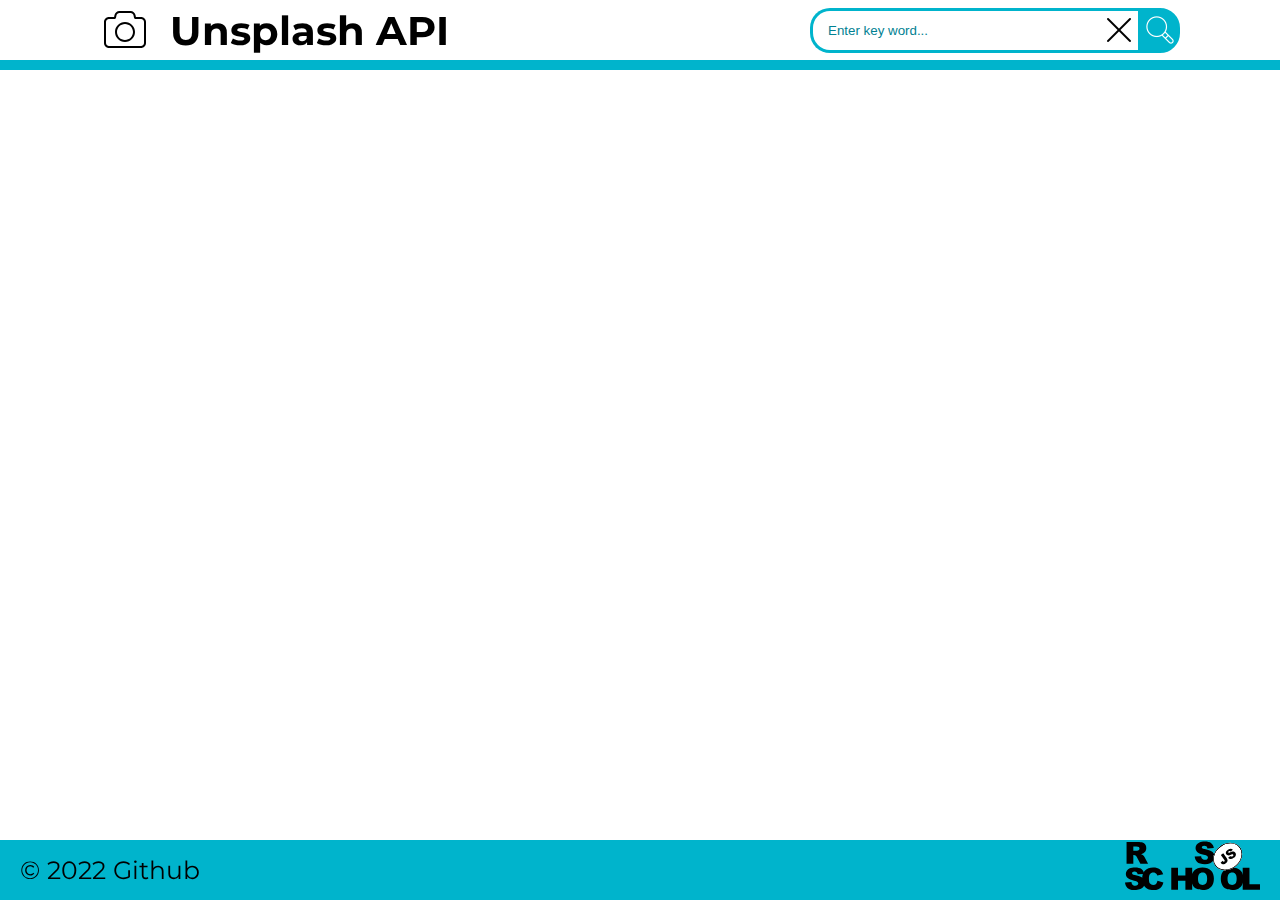
<file: image-galery/index.html>
<!DOCTYPE html>
<html lang="en">
<head>
    <meta charset="UTF-8">
    <meta http-equiv="X-UA-Compatible" content="IE=edge">
    <meta name="viewport" content="width=device-width, initial-scale=1.0">

    <link rel="preconnect" href="https://fonts.googleapis.com">
    <link rel="preconnect" href="https://fonts.gstatic.com" crossorigin>
    <link href="https://fonts.googleapis.com/css2?family=Be+Vietnam+Pro&family=Merriweather:wght@700&family=Montserrat&display=swap" rel="stylesheet">

    <link rel="stylesheet" href="style.css">
    <title>Image galery</title>
</head>
<body>

    <div class="wrapper">
        <header class="header">
            <div class="header-container">
                <div class="logo">
                    <h1 class="galery-name">Unsplash API</h1>
                </div>
                <div class="search">
                    <input type="text" class="search-input" placeholder="Enter key word..." autofocus>
                    <button class="cancel-button"></button>
                    <button class="search-button"></button>
                </div>
            </div>
        </header>

        <main class="main">
            <div class="container"></div>
        </main>
        <footer class="footer">
            <div class="footer-container">
                <div class="github">
                    <span class="year">© 2022</span>
                    <a class="github-link" href="https://github.com/Lebedev-023046">github</a>
                </div>
                <div class="rsschool">
                    <a class="rsschool-link" href="https://rs.school/js-stage0/"></a>
                </div>
            </div>
        </footer>
    </div>


    <script src="index.js"></script>
</body>
</html>
</file>
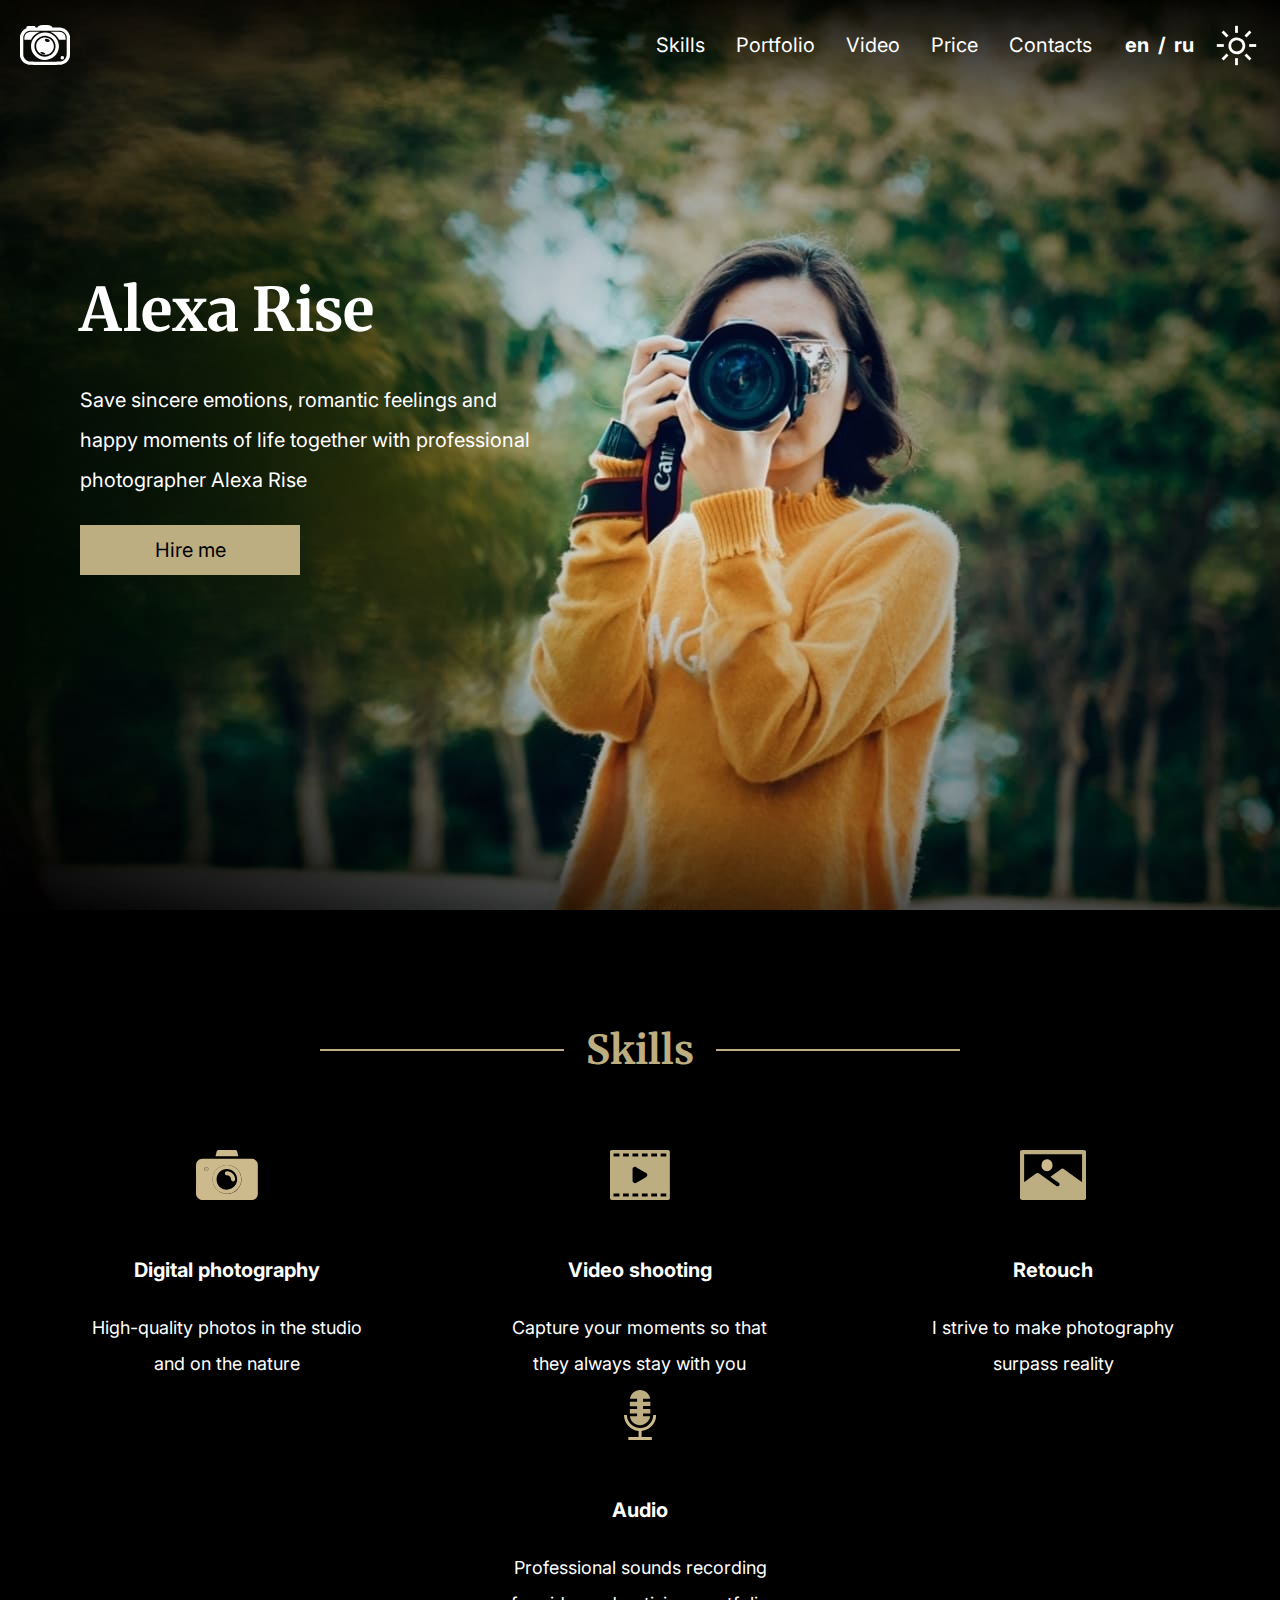
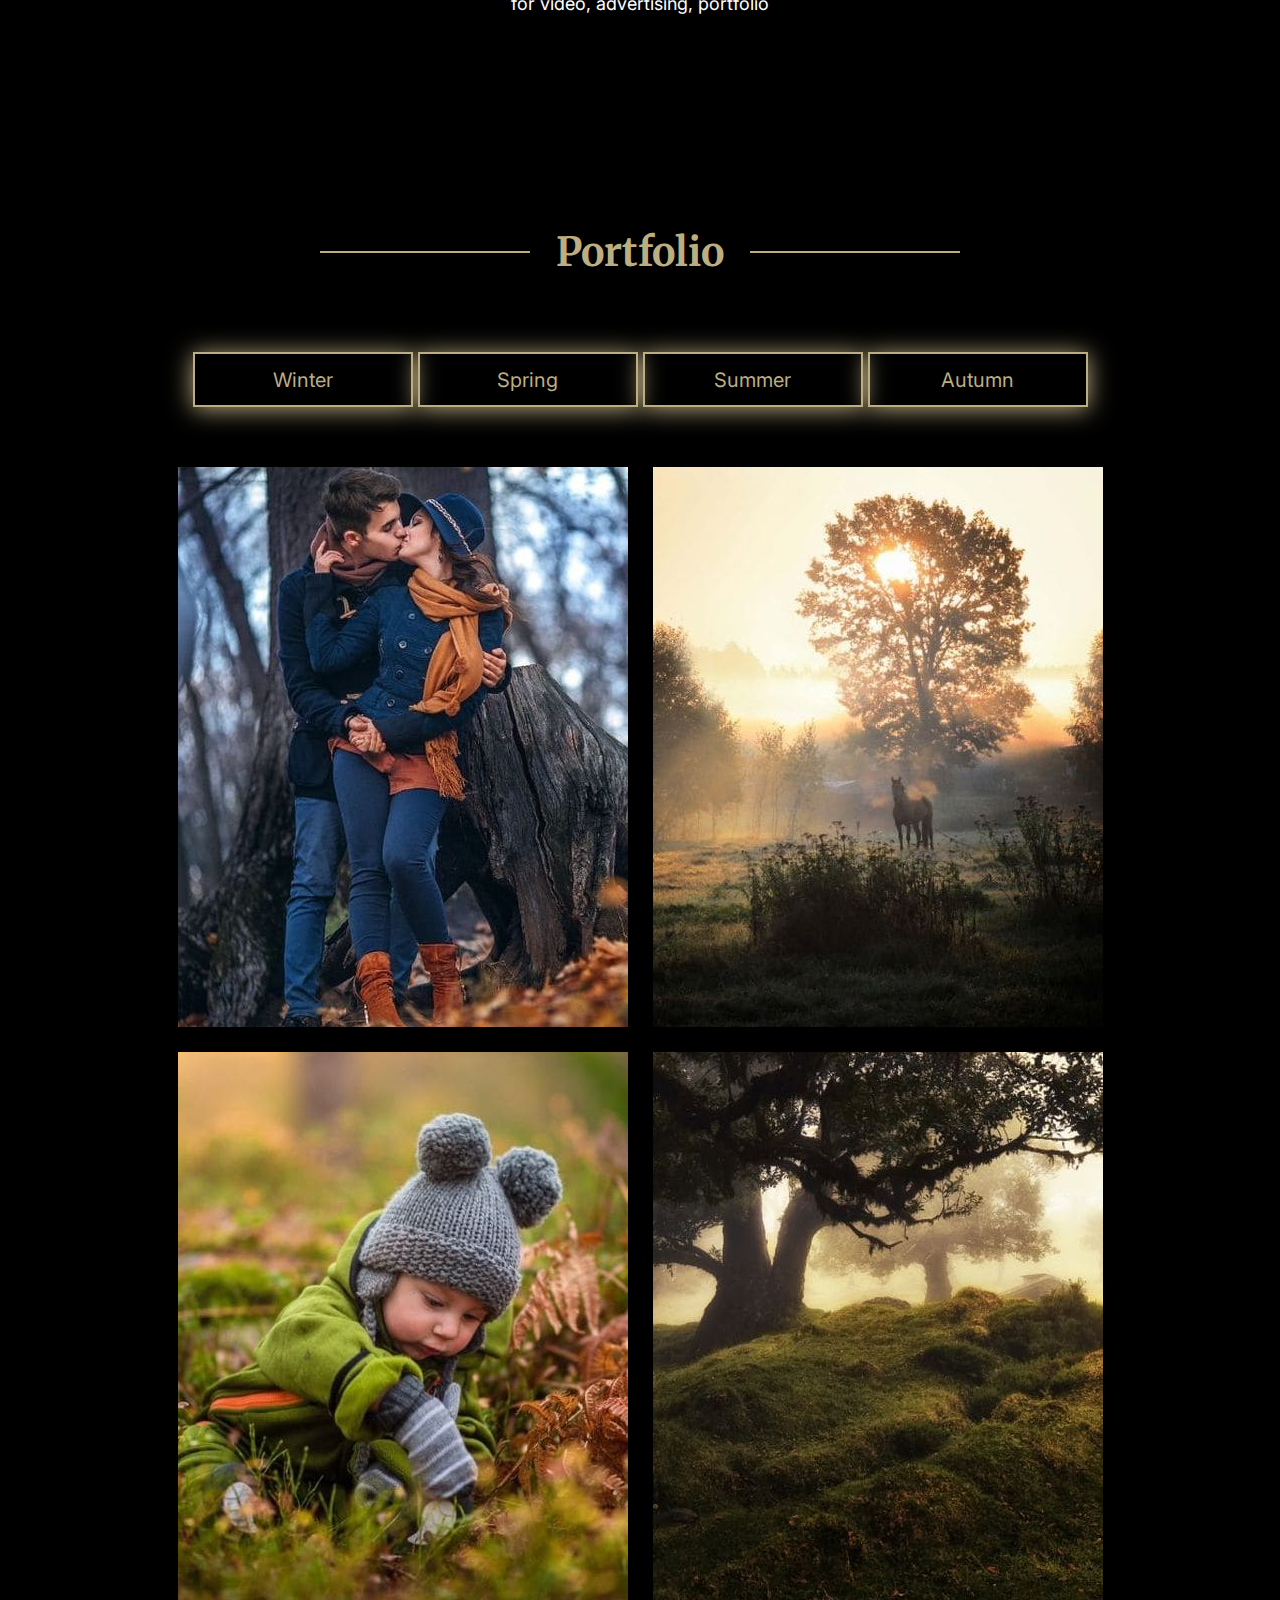
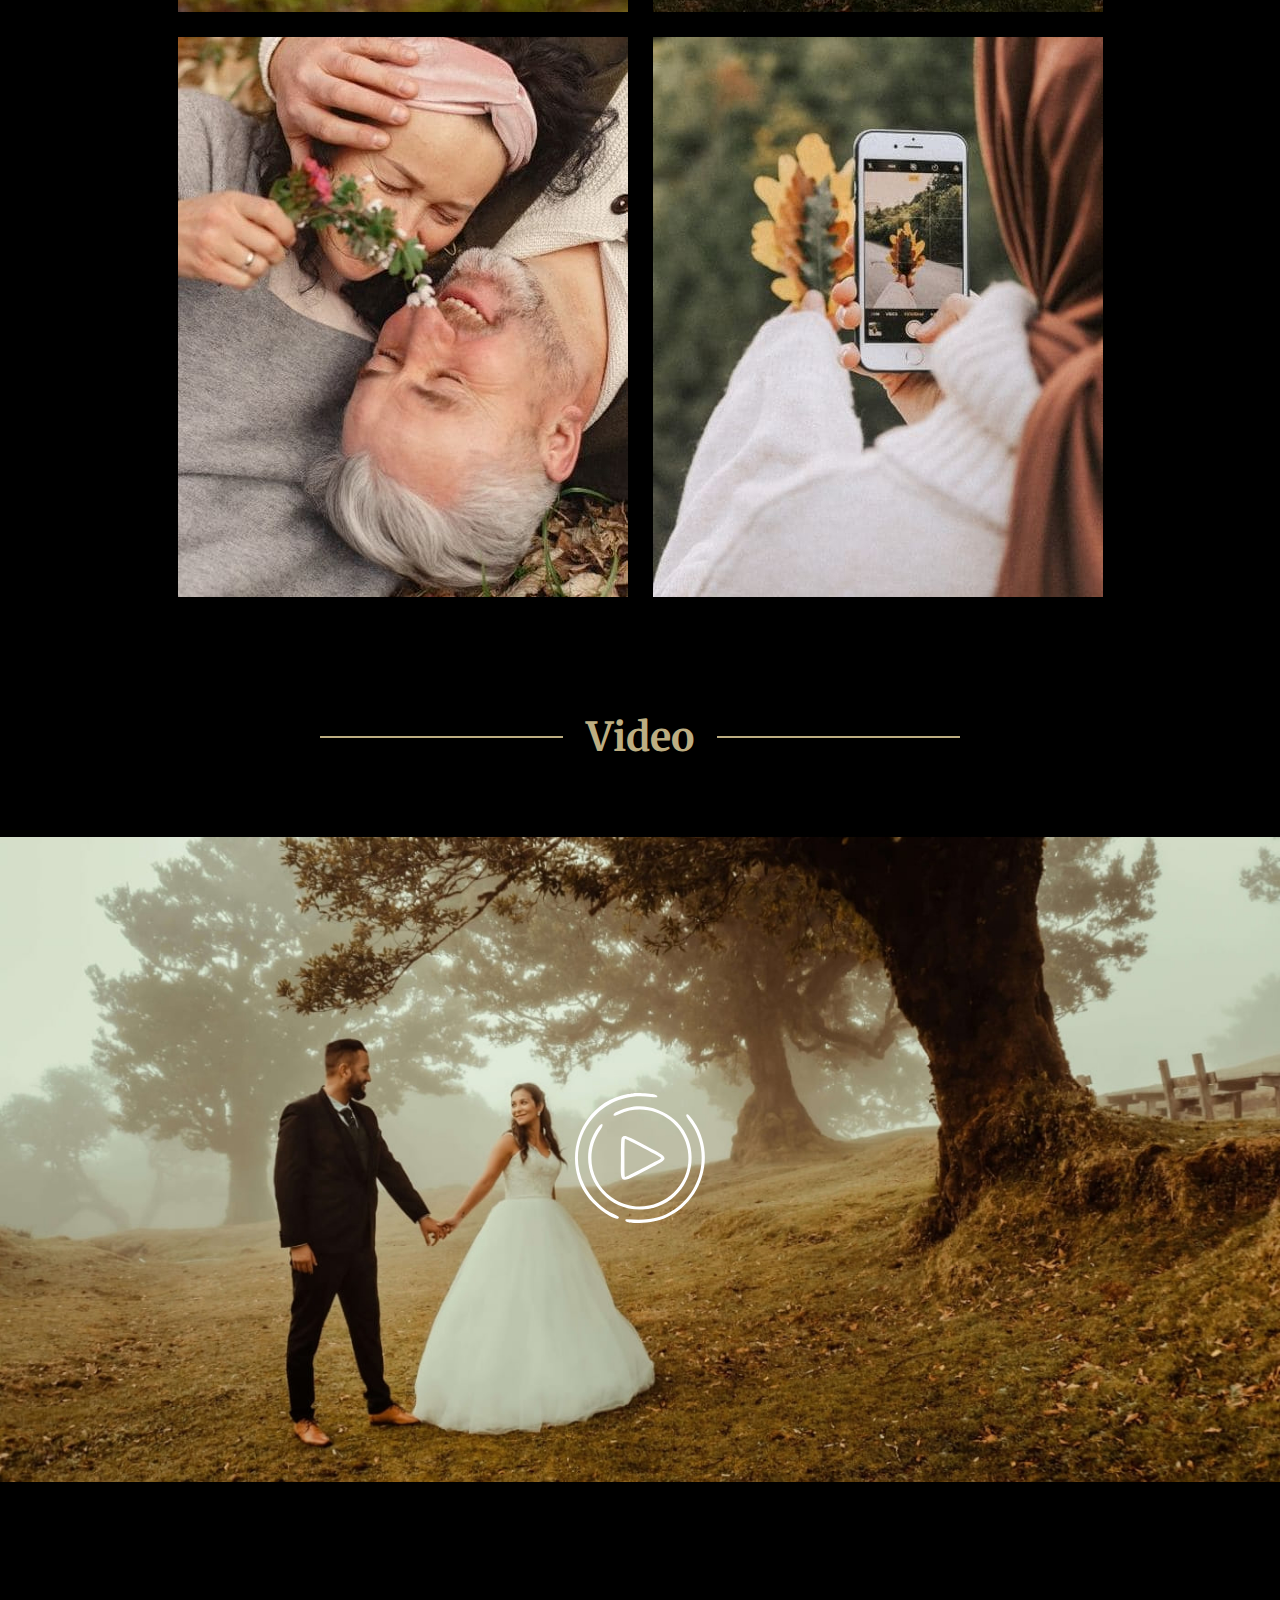
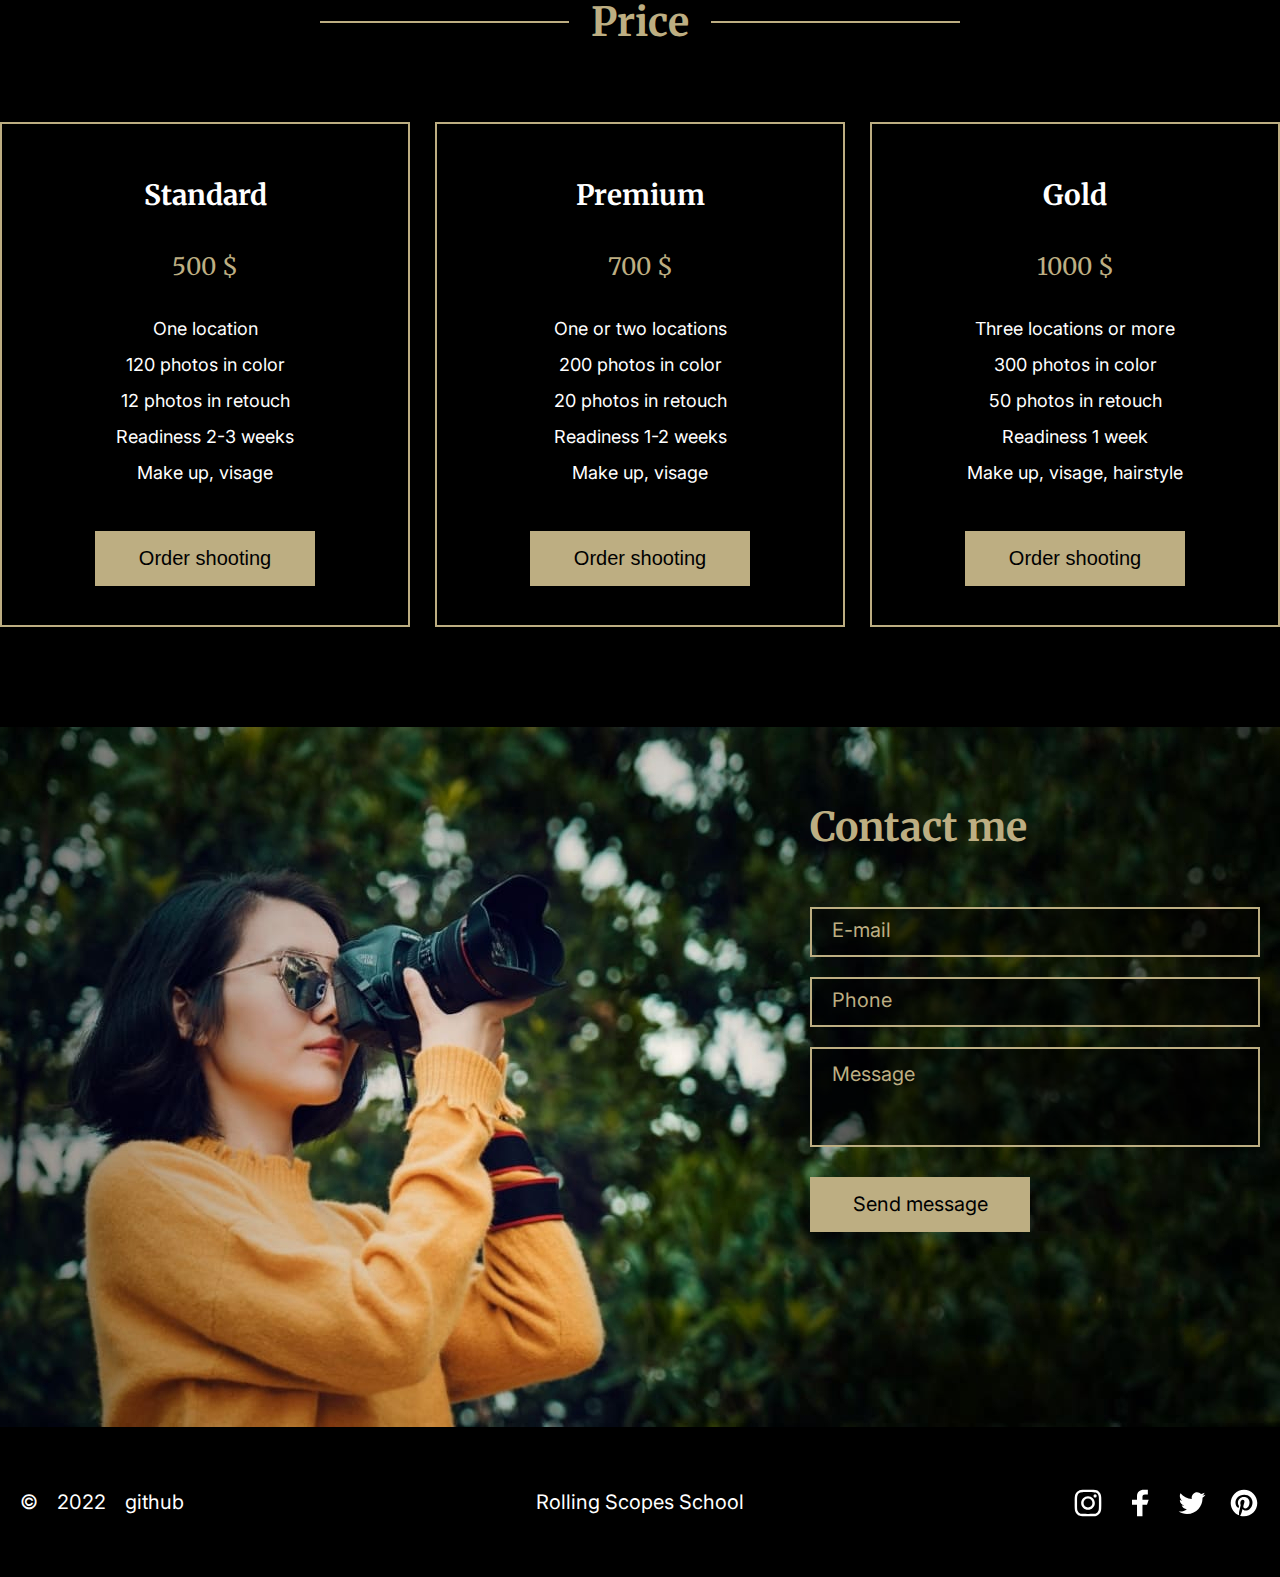
<file: portfolio/index.html>
<!DOCTYPE html>
<html lang="en">
<head>
    <meta charset="UTF-8">
    <meta http-equiv="X-UA-Compatible" content="IE=edge">
    <meta name="viewport" content="width=device-width, initial-scale=1.0">
    <link rel="icon" href="assets/favicon/camera.ico" type="image/x-icon">
    <link rel="shortcut icon" href="assets/favicon/camera.ico" type="image/x-icon">
    <!-- Inter -->
    <link rel="preconnect" href="https://fonts.googleapis.com">
    <link rel="preconnect" href="https://fonts.gstatic.com" crossorigin>
    <link href="https://fonts.googleapis.com/css2?family=Inter:wght@300&display=swap" rel="stylesheet">
    <!-- Merriweather -->
    <link rel="preconnect" href="https://fonts.googleapis.com">
    <link rel="preconnect" href="https://fonts.gstatic.com" crossorigin>
    <link href="https://fonts.googleapis.com/css2?family=Merriweather:wght@700&display=swap" rel="stylesheet">

    <link rel="stylesheet" href="style.css">
    <title>Portfolio</title>
</head>
<body>
    <header class="header">
        <div class="container header-container">
            <div class="logo">
                <img src="assets/svg/logo.svg" alt="logo">
            </div>
            <nav class="nav">
                <ul class="nav-list bgcb">
                    <li class="nav-item"><a data-i18n="skills" href="#skills" class="nav-link" >Skills</a></li>
                    <li class="nav-item"><a data-i18n="portfolio" href="#portfolio" class="nav-link">Portfolio</a></li>
                    <li class="nav-item"><a data-i18n="video" href="#video" class="nav-link">Video</a></li>
                    <li class="nav-item"><a data-i18n="price" href="#price" class="nav-link">Price</a></li>
                    <li class="nav-item"><a data-i18n="contacts" href="#contacts" class="nav-link">Contacts</a></li>
                </ul>
            </nav>
            <div class="langs-switch">
                <span class="eng">en</span>
                <span class="slash">/</span>
                <span class="rus">ru</span>
            </div>

            <div class="theme-switch">
                <img class="theme-switch-btn" src="assets/svg/carbon_sun.svg" alt="theme-switch">
            </div>

            <div class="hamburger">
                <span class="line"></span>
                <span class="line"></span>
                <span class="line"></span>
            </div>
        </div>
    </header>
    <main class="main">
        <div class="container">
            <section class="hero">
                <div class="hire-text">
                    <h1 data-i18n="hero-title" class="name">Alexa Rise</h1>
                    <p data-i18n="hero-text" class="description">
                        Save sincere emotions, romantic feelings and happy moments of life together with professional photographer Alexa Rise
                    </p>
                    <button data-i18n="hire" class="hire-me-btn">
                        Hire me
                    </button>
                </div>
            </section>
            <section id="skills" class="skills">
                <div class="wrapper">
                    <h2 data-i18n="skills" class="section-title-1">Skills</h2>
                </div>
                <div class="skills-items">
                    <div class="skill-item">
                        <div data-i18n="skill-title-1" class="skill-name">Digital photography</div>
                        <p data-i18n="skill-text-1" class="skill-item-par">High-quality photos in the studio and on the nature</p> 
                    </div>
                    <div class="skill-item">
                        <div data-i18n="skill-title-2" class="skill-name">Video shooting</div>
                        <p data-i18n="skill-text-2" class="skill-item-par">Capture your moments so that they always stay with you</p>
                    </div>
                    <div class="skill-item">
                        <div data-i18n="skill-title-3" class="skill-name">Retouch</div>
                        <p data-i18n="skill-text-3" class="skill-item-par">I strive to make photography surpass reality</p>
                    </div>
                    <div class="skill-item">
                        <div data-i18n="skill-title-4" class="skill-name">Audio</div>
                        <p data-i18n="skill-text-4" class="skill-item-par">Professional sounds recording for video, advertising, portfolio</p>
                    </div>
                </div>
                
                
            </section>
            <section id="portfolio" class="portfolio">
                <div class="wrapper">
                    <h2 data-i18n="portfolio" class="section-title-2">Portfolio</h2>
                </div>
                <div class="portfolio-btns">
                    <button data-i18n="winter" class="portfolio-btn" data-season="winter">Winter</button>
                    <button data-i18n="spring" class="portfolio-btn" data-season="spring">Spring</button>
                    <button data-i18n="summer" class="portfolio-btn" data-season="summer">Summer</button>
                    <button data-i18n="autumn" class="portfolio-btn" data-season="autumn">Autumn</button>
                </div>

                 <div class="images">
                    <img class="portfolio-img" src="assets/img/autumn/1.jpg" alt="couple">
                    <img class="portfolio-img" src="assets/img/autumn/2.jpg" alt="sunshine">
                    <img class="portfolio-img" src="assets/img/autumn/3.jpg" alt="child">
                    <img class="portfolio-img" src="assets/img/autumn/4.jpg" alt="forest">
                    <img class="portfolio-img" src="assets/img/autumn/5.jpg" alt="elderly">
                    <img class="portfolio-img" src="assets/img/autumn/6.jpg" alt="phone">

                </div>
            </section>
            <section id="video" class="video">
                <div class="wrapper">
                    <h2 data-i18n="video" class="section-title-3">Video</h2>
                </div>
                <div class="video-player">
                    <img class="video-img" src="assets/img/video-player.jpg" alt="video">
                    <img class="video-img-small" src="assets/img/video-player-small.jpg" alt="video">
                    <button class="video-player-btn"><img class="play_hover_img" src="assets/svg/Play_hover.svg" alt="video-sterter"></button>
                </div> 
            </section>
            <section id="price" class="price">
                <div class="wrapper">
                    <h2 data-i18n="price" class="section-title-4">Price</h2>
                </div> 
                <div class="price-varieties">
                    <div class="price-variety">
                        <h3>Standard</h3>
                        <span class="price-value">500 $</span>

                        <span data-i18n="price-description-1-span-1" class="price-detail">One location</span>
                        <span data-i18n="price-description-1-span-2" class="price-detail">120 photos in color</span>
                        <span data-i18n="price-description-1-span-3" class="price-detail">12 photos in retouch</span>
                        <span data-i18n="price-description-1-span-4" class="price-detail">Readiness 2-3 weeks</span>
                        <span data-i18n="price-description-1-span-5" class="price-detail">Make up, visage</span>

                        <button data-i18n="order" class="query-btn">Order shooting</button>
                    </div>
                    <div class="price-variety">
                        <h3>Premium</h3>
                        <span class="price-value">700 $</span>

                        <span data-i18n="price-description-2-span-1" class="price-detail">One or two locations</span>
                        <span data-i18n="price-description-2-span-2" class="price-detail">200 photos in color</span>
                        <span data-i18n="price-description-2-span-3" class="price-detail">20 photos in retouch</span>
                        <span data-i18n="price-description-2-span-4" class="price-detail">Readiness 1-2 weeks</span>
                        <span data-i18n="price-description-2-span-5" class="price-detail">Make up, visage</span>

                        <button data-i18n="order" class="query-btn">Order shooting</button>
                    </div>
                    <div class="price-variety">
                        <h3>Gold</h3>
                        <span class="price-value">1000 $</span>

                        <span data-i18n="price-description-3-span-1" class="price-detail">Three locations or more</span>
                        <span data-i18n="price-description-3-span-2" class="price-detail">300 photos in color</span>
                        <span data-i18n="price-description-3-span-3" class="price-detail">50 photos in retouch</span>
                        <span data-i18n="price-description-3-span-4" class="price-detail">Readiness 1 week</span>
                        <span data-i18n="price-description-3-span-5" class="price-detail">Make up, visage, hairstyle</span>

                        <button data-i18n="order" class="query-btn">Order shooting</button>
                    </div>
                </div>
                
            </section>
            <section id="contacts" class="contacts">
                <h2 data-i18n="contact-me" class="section-title-5">Contact me</h2>
                <input type="email" class="email-contact" placeholder="E-mail">
                <input type="tel" class="tel-contact" placeholder="Phone">
                <textarea name="message" id="message" cols="30" rows="10" placeholder="Message"></textarea>
                <button data-i18n="send-message" class="submit">Send message</button>
            </section>
        </div>
    </main>
    <footer class="footer">
        <div class="container" id="footer">
            <div class="github">
                <a href="https://github.com/Lebedev-023046" target="blank" class="git-link">
                    <span class="git-margins">©</span>
                    <span class="git-margins">2022</span>
                    <span class="git-margins">github</span>
                </a>
                
            </div>
            <div class="rsschool"><a href="https://rs.school/js-stage0/" target="blank">Rolling Scopes School</a></div>
            <div class="icons-contacts">
                <ul class="contacts-list">
                    <li class="contact-item"><a class="contacts-link" href="#"><img class="contacts-img" src="assets/svg/inst1.svg" alt="inst"></a></li>
                    <li class="contact-item"><a class="contacts-link" href="#"><img class="contacts-img" src="assets/svg/fb1.svg" alt="fb"></a></li>
                    <li class="contact-item"><a class="contacts-link" href="#"><img class="contacts-img" src="assets/svg/tw1.svg" alt="tw"></a></li>
                    <li class="contact-item"><a class="contacts-link" href="#"><img class="contacts-img" src="assets/svg/pinterest1.svg" alt="pinterest"></a></li>
                </ul>
            </div>
        </div>
    </footer>
    <script src="index.js"></script>
</body>
</html>
</file>
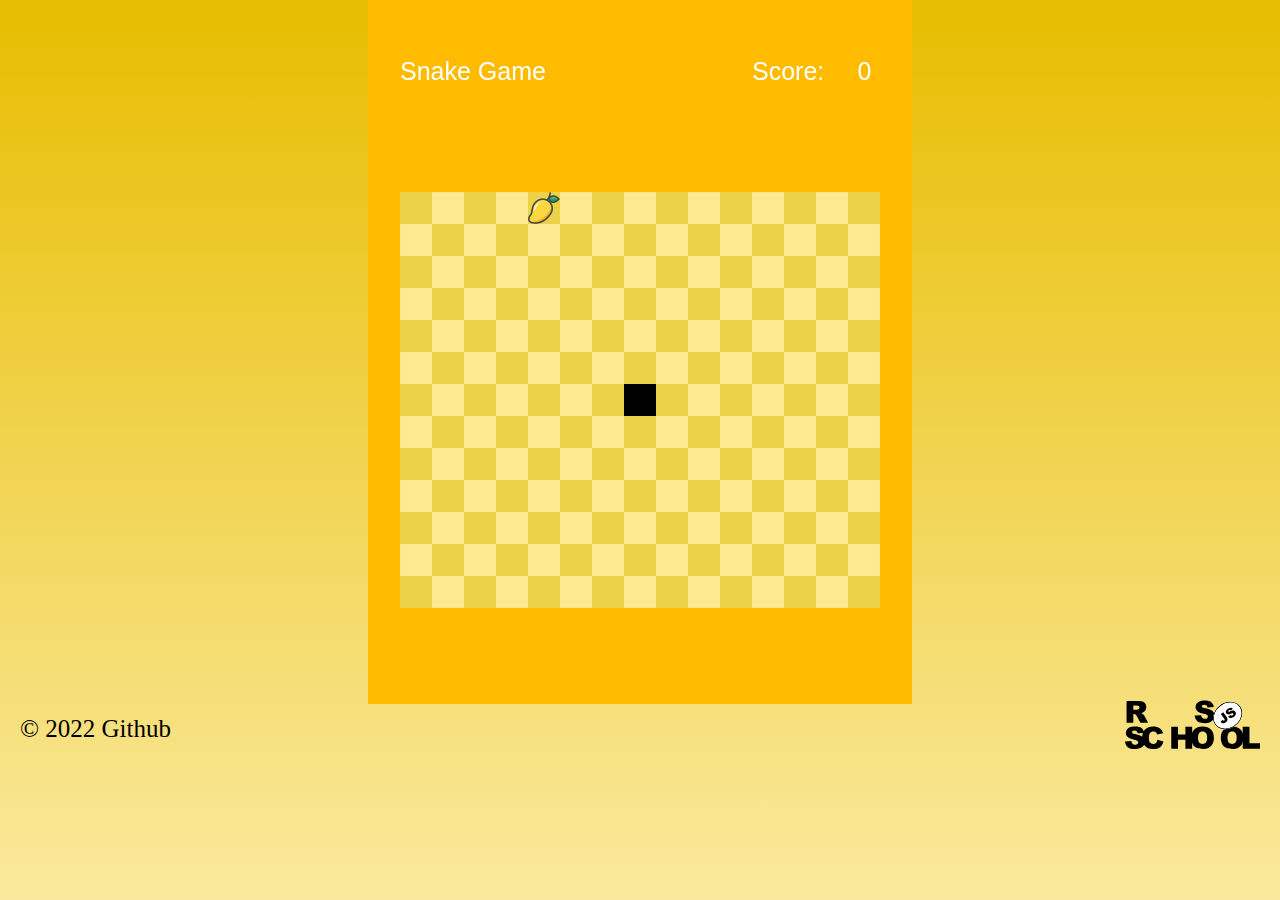
<file: snake-game/index.html>
<!DOCTYPE html>
<html lang="en">
<head>
    <meta charset="UTF-8">
    <meta http-equiv="X-UA-Compatible" content="IE=edge">
    <meta name="viewport" content="width=device-width, initial-scale=1.0">
    <link rel="stylesheet" href="style.css">
    <title>Snake game</title>
</head>
<body>

    <div class="wrapper">
        <canvas class="game" width="544" height="704"></canvas>
        <button class="tryagain">Try Again</button>
    </div>
    


    <footer class="footer">
        <div class="footer-container">
            <div class="github">
                <span class="year">© 2022</span>
                <a class="github-link" href="https://github.com/Lebedev-023046">github</a>
            </div>
            <div class="rsschool">
                <a class="rsschool-link" href="https://rs.school/js-stage0/"></a>
            </div>
        </div>
    </footer>
    <script src="index.js"></script>
</body>
</html>
</file>
<file: image-galery/style.css>
:root{
    --main-color: #00B4CC;
}

* {
   margin: 0;
   padding: 0;
   box-sizing: border-box;
}

.wrapper {
   display: flex;
   flex-direction: column;
   height: 100vh;
   font-family: 'Be Vietnam Pro', sans-serif;
   font-family: 'Merriweather', serif;
   font-family: 'Montserrat', sans-serif;
}

/* MAIN */

.main {
   flex: 1 1 auto;
}

.container {
    max-width: 1440px;
    width: 100%;
    margin: 0 auto;
    padding: 0px 100px;
    display: flex;
    justify-content: space-between;
    flex-wrap: wrap;
    position: relative;
}

.img {
    display: flex;
    width: 380px;
    height: 254px;
    margin: 20px 10px;
    background-size: cover;
}

.bigImg {
    width: 1240px;
    height: 827px;
    position: fixed;
    top:50%;
    left:50%;
    transform:translate(-51%, -50%);
    z-index: 1;
    box-shadow: 0 0 0 99999px rgb(0 0 0 / 75%); 
}

.img:hover {
    cursor: pointer;
}

/* HEADER */

.header {
    border-bottom: 10px solid var(--main-color);
}

.header-container, .footer-container {
    height: 60px;
    width: 100%;
    margin:  0 auto;
    padding: 0px 20px;
    max-width: 1440px;
    width: 100%;
    display: flex;
    justify-content: space-between;
    align-items: center;
} 

.galery-name {
    position: relative;
    display: flex;
    justify-content: space-between;
    align-items: center;
    font-size: 40px;
}

.galery-name:before {
    content: url("assets/logo/logo.svg");
    margin-right: 20px;
    height: 60px;
    padding-top: 10px;
    text-align: center;
}

.search {
    height: 60px;
    width: 370px;
    display: flex;
    align-items: center;
}

.search-input {
    height: 45px;
    width: 80%;
    border: 3px solid var(--main-color);
    border-right: none;
    border-radius: 20px 0 0 20px;
    padding-left: 15px;
    outline: none;
}

.search-button {
    height: 45px;
    width: 40px;
    background-color: var(--main-color);
    background-image: url("assets/search/search.png");
    background-repeat: no-repeat;
    background-position: center;
    border: 3px solid var(--main-color);
    border-radius: 0 20px 20px 0;
    transition: 0.3s;
}

.cancel-button {
    height: 45px;
    width: 40px;
    background-image: url("assets/search/cancel.png");
    background-repeat: no-repeat;
    background-position: center;
    border: 3px solid var(--main-color);
    border-left: none;
    background-color: transparent;
    transition: 0.3s;
}

.cancel-button:hover {
    cursor: pointer;
}

.search-button:hover {
    cursor: pointer;
    filter: contrast(100%) brightness(1.08);
}

.search-input::placeholder {
    color: #018192;
}


/* FOOTER */

.footer {
    background-color: var(--main-color);
}

.github {
    font-size: 25px;
}

.github-link {
    text-decoration: none;
    color: #000;
    text-transform: capitalize;
}

.github-link:hover {
    color: #a9ecf7;
}

.rsschool-link {
    display: block;
    width: 135px;
    height: 60px;
    background-image: url("assets/rs-school/rs_school.svg");
    background-repeat: no-repeat;
    transition: .3s;
}

.rsschool-link:hover {
    cursor: pointer;
    filter: invert(100%) sepia() saturate(5000%) hue-rotate(140deg) brightness(100%) contrast(100%);
}


@media (max-width: 1440px) {
    .header-container {
        padding: 0px 100px;
    }

    .bigImg {
        width: 1000px;
        height: 667px;
    }
}

@media (max-width: 1400px) {
    .container {
        justify-content: space-around;
    }
}

@media (max-width: 1200px) {
    .bigImg {
        width: 920;
        height: 613px;
    }
}

@media (max-width: 1050px) {
    .bigImg {
        width: 720px;
        height: 480px;
    }
}

@media (max-width: 905px) {
    .header-container {
        flex-direction: column;
        height: 140px;
    }
}

@media (max-width: 770px) {
    .bigImg {
        width: 480px;
        height: 320px;
    }
}

@media (max-width: 600px) {
    .header-container {
        padding: 0px 30px;
    }

    .container {
        padding: 0px 30px;
    }
}

@media (max-width: 600px) {
    .bigImg {
        width: 400px;
        height: 267px;
    }
}

@media (max-width: 460px) {
    .header-container {
        padding: 0px;
    }

    .container {
        padding: 0px;
    }
}

@media (max-width: 440px) {
    .bigImg {
        width: 380px;
        height: 253px;
    }
}

@media (max-width: 420px) {
    .img {
        margin: 20px 10px;
    }
}

@media (max-width: 400px) {
    .img {
        width: 260px;
        height: 173px;
    }

    .search {
        width: 70%;
    }

    .galery-name {
        font-size: 30px;
    }
}
</file>
<file: portfolio/style.css>
*{
    margin: 0;
    padding: 0;
    box-sizing: border-box;
}

html {
    scroll-behavior: smooth;
}

/* delete afrer correcting */
/* header, .hero, .skills, .portfolio {
    display: none;
} */

body {
    display: flex;
    flex-direction: column;
    justify-content: space-between;
    min-height: 100vh;
    background-color: #000;
    color: #fff;
    font-family: 'Inter', sans-serif;
    font-size: 20px;
}

.container {
    max-width: 1440px;
    margin: 0 auto;
} 

.header-container {
    display: flex;
    height: 90px;
    font-size: 20px;
    font-weight: 400px;
    background: url('assets/img/bg.jpg');
    background-repeat: no-repeat;
    background-position: center 0;
}

.logo {
    background-size: contain;
    background-repeat: no-repeat;
    transition: 0.3s;
    margin: 20px;
}

.logo:hover {
    filter: invert(26%) sepia(15%) saturate(638%) hue-rotate(7deg) brightness(92%) contrast(87%);
    cursor: pointer;
}

.nav-list {
    display: flex;
    align-items: center;
    justify-content: flex-end;
    margin: 20px 30px 20px 0px;
    width: 500px;
    height: 50px;
    list-style: none;
}

.nav-item {
    padding: 0px 2px 0px 29px;
    height: 50px;
    font-weight: 400;
    display: flex;
    align-items: center;
}

.langs-switch {
    display: flex;
    align-items: center;
    margin: 20px 20px 20px 0px;
    width: 70px;
    line-height: 50px;
    font-weight: 700;
}

.wc {
    color: #fff;
}

.langs-switch:hover {
    cursor: pointer;
}


.lang-active {
    color: #bdae82;
}

.eng {
    padding: 0px 9px 0px 1px;
}

.rus {
    padding: 0px 20px 0px 8px;
}

.theme-switch {
    display: flex;
    align-items: center;
    margin-right: 21px;
}

.theme-switch:hover {
    cursor: pointer;
}

.nav {
    margin-left: auto;
}

.hamburger {
    display: none;
    z-index: 1000;
    height: 28px;
    margin: 20px 64px 20px 0px;
}


.line {
    width: 50px;
    height: 5px;
    background-color: #fff;
    display: block;
    margin: 8px auto;
    -webkit-transition: all 0.3s ease-in-out;
    -o-transition: all 0.3s ease-in-out;
    transition: all 0.3s ease-in-out;
}

.hamburger:hover{
    cursor: pointer;
}

.hamburger.open-icon .line:nth-child(2){
    opacity: 0;
  }
  
.hamburger.open-icon .line:nth-child(1){
    -webkit-transform: translateY(13px) rotate(45deg);
    -ms-transform: translateY(13px) rotate(45deg);
    -o-transform: translateY(13px) rotate(45deg);
    transform: translateY(13px) rotate(45deg);
}

.hamburger.open-icon .line:nth-child(3){
    -webkit-transform: translateY(-13px) rotate(-45deg);
    -ms-transform: translateY(-13px) rotate(-45deg);
    -o-transform: translateY(-13px) rotate(-45deg);
    transform: translateY(-13px) rotate(-45deg);
}

a {
    text-decoration: none;
    color: #fff;
    transition: .3s;
}

a:hover {
    color: #bdae82;
}

.hero {
    height: 820px;
    background-image: url('assets/img/bg.jpg');
    background-position: center -90px;
    background-repeat: no-repeat; 
}

h1 {
    font-family: 'Merriweather', serif;
    font-size: 60px;
    height: 120px;
    width: 500px;
    line-height: 120px;
    margin: 0px 0px 10px 0px;
}

.description {
    font-size: 20px;
    width: 470px;
    height: 120px;
    line-height: 40px;
    margin: 0px 30px 25px 0px;
}

.hire-me-btn {
    width: 220px;
    height: 50px;

    font-size: 20px;
    transition: .3s;
    background-color: #bdae82;
    border: 0;
    cursor: pointer;
    font-family: inherit;
}

.hire-me-btn:hover {
    color: #fff;
}

.hire-text {
    display: inline-block;
    width: 500px;
    height: 330px;
    margin: 160px 0px 0px 80px;
}

.skills {
    height: 382px;  
}

.wrapper {
    text-align: center;
    width: 50%;
    margin: 0 auto;
    height: 80px;
    background-image: linear-gradient(to top, #000 39px, #bdae82 39px, #bdae82 41px, #000 41px);
}

.section-title-1, .section-title-2, .section-title-3, .section-title-4 {
    font-family: 'Merriweather', serif;
    text-align: center;
    line-height: 80px;
    margin: 100px auto 60px auto;
    color: #bdae82;
    font-size: 40px;
    background-color: #000;
}

.section-title-1 {
    width: 152px;
}

.section-title-2 {
    width: 220px;
}

.section-title-3 {
    margin: 100px auto 0px auto;
    width: 154px;
}

.section-title-4 {
    width: 142px;
}

.section-title-5 {
    width: 450px;
    font-family: 'Merriweather', serif;
    color: #bdae82;
    padding-top: 60px;
    line-height: 80px;
    font-size: 40px;
    margin: 0px 20px 0px 0px;
    margin-left: auto;
}

/* SKILLS */
.skills-items {
    display: flex;
    justify-content: space-around;
    flex-wrap: wrap;
    height: 242px;
    margin: 60px 20px 0px 20px;
}

.skill-item {
    width: 320px;
    height: 240px;
    background-position: center top;
    text-align: center;
}

.skill-name {
    margin: 100px 20px 0px 20px;
    font-style: normal;
    font-weight: bold;
    font-size: 20px;
    line-height: 40px;
}

.skill-item-par {
    margin: 20px 20px 8px;
    width: 280px;
    height: 72px;
    font-size: 18px;
    line-height: 36px;
}

.skill-item:nth-child(1) {
    background-image: url('./assets/svg/camera.svg');
    background-repeat: no-repeat;
    background-size: 62px 50px;
  }

.skill-item:nth-child(2) {
    background-image: url('./assets/svg/video.svg');
    background-repeat: no-repeat;
    background-size: 60px 50px;
}
.skill-item:nth-child(3) {
    background-image: url('./assets/svg/image.svg');
    background-repeat: no-repeat;
    background-size: 66px 50px;
}

.skill-item:nth-child(4) {
    background-image: url('./assets/svg/mic.svg');
    background-repeat: no-repeat;
    background-size: 32px 50px;
}

/* PORTFOLIO */
.portfolio-btns {
    text-align: center;
    margin: 60px 0px;
}

.portfolio-btn {
    width: 220px;
    height: 55px;
    border: 2px solid #bdae82;
    background-color: transparent;
    color: #bdae82;
    font-size: 20px;
    font-family: 'Inter', sans-serif;
    cursor: pointer;
    transition: 0.3s;

    display: inline-block;
    -webkit-appearance: none;
    appearance: none;
    position: relative;
    transition: transform ease-in 0.15s, box-shadow ease-in 0.5s;
    box-shadow: 0 2px 25px rgba(189, 174, 130, 1);
}

.portfolio-btn:focus {
  outline: 0;
}

.portfolio-btn:before, .portfolio-btn:after {
  position: absolute;
  content: '';
  display: block;
  width: 140%;
  height: 100%;
  left: -20%;
  z-index: -1000;
  transition: all ease-in-out 0.5s;
  background-repeat: no-repeat;
}

.portfolio-btn:before {
  display: none;
  top: -75%;
  background-image: radial-gradient(circle, rgba(189, 174, 130, 1) 20%, transparent 20%), radial-gradient(circle, transparent 20%, rgba(189, 174, 130, 1) 20%, transparent 30%), radial-gradient(circle, rgba(189, 174, 130, 1) 20%, transparent 20%), radial-gradient(circle, rgba(189, 174, 130, 1) 20%, transparent 20%), radial-gradient(circle, transparent 10%, rgba(189, 174, 130, 1) 15%, transparent 20%), radial-gradient(circle, rgba(189, 174, 130, 1) 20%, transparent 20%), radial-gradient(circle, rgba(189, 174, 130, 1) 20%, transparent 20%), radial-gradient(circle, rgba(189, 174, 130, 1) 20%, transparent 20%), radial-gradient(circle, rgba(189, 174, 130, 1) 20%, transparent 20%);
  background-size: 10% 10%, 20% 20%, 15% 15%, 20% 20%, 18% 18%, 10% 10%, 15% 15%, 10% 10%, 18% 18%;
}

.portfolio-btn:after {
  display: none;
  bottom: -75%;
  background-image: radial-gradient(circle, rgba(189, 174, 130, 1) 20%, transparent 20%), radial-gradient(circle, rgba(189, 174, 130, 1) 20%, transparent 20%), radial-gradient(circle, transparent 10%, rgba(189, 174, 130, 1) 15%, transparent 20%), radial-gradient(circle, rgba(189, 174, 130, 1) 20%, transparent 20%), radial-gradient(circle, rgba(189, 174, 130, 1) 20%, transparent 20%), radial-gradient(circle, rgba(189, 174, 130, 1) 20%, transparent 20%), radial-gradient(circle, rgba(189, 174, 130, 1) 20%, transparent 20%);
  background-size: 15% 15%, 20% 20%, 18% 18%, 20% 20%, 15% 15%, 10% 10%, 20% 20%;
}

.portfolio-btn:active {
  transform: scale(0.9);
  background-color: rgba(189, 174, 130, 1);
  box-shadow: 0 2px 25px rgba(204, 204, 109, 0.5);
}

.portfolio-btn.animate:before {
  display: block;
  animation: topBubbles ease-in-out 0.75s forwards;
}

.portfolio-btn.animate:after {
  display: block;
  animation: bottomBubbles ease-in-out 0.75s forwards;
}

@keyframes topBubbles {
  0% {
    background-position: 5% 90%, 10% 90%, 10% 90%, 15% 90%, 25% 90%, 25% 90%, 40% 90%, 55% 90%, 70% 90%;
  }
  50% {
    background-position: 0% 80%, 0% 20%, 10% 40%, 20% 0%, 30% 30%, 22% 50%, 50% 50%, 65% 20%, 90% 30%;
  }
  100% {
    background-position: 0% 70%, 0% 10%, 10% 30%, 20% -10%, 30% 20%, 22% 40%, 50% 40%, 65% 10%, 90% 20%;
    background-size: 0% 0%, 0% 0%, 0% 0%, 0% 0%, 0% 0%, 0% 0%;
  }
}

@keyframes bottomBubbles {
  0% {
    background-position: 10% -10%, 30% 10%, 55% -10%, 70% -10%, 85% -10%, 70% -10%, 70% 0%;
  }
  50% {
    background-position: 0% 80%, 20% 80%, 45% 60%, 60% 100%, 75% 70%, 95% 60%, 105% 0%;
  }
  100% {
    background-position: 0% 90%, 20% 90%, 45% 70%, 60% 110%, 75% 80%, 95% 70%, 110% 10%;
    background-size: 0% 0%, 0% 0%, 0% 0%, 0% 0%, 0% 0%, 0% 0%;
  }
}

.portfolio-btn:hover {
    color: #fff;
}

.active {
    color: #000;
    background-color: #bdae82;
}


.images {
    display: flex;
    justify-content: center;
    flex-wrap: wrap;
    flex-shrink: 1;
    flex-basis: 1;
    gap: 25px;
}

/* VIDEO */

.video-player {
    text-align: center;
    margin-top: 60px;
}

.video-player {
    position: relative;
    display: flex;
    justify-content: center;
    align-items: center;
    height: auto;
}

.video-img {
    max-width: 1440px;
    width: 100%;
}

.video-img-small {
    display: none;
}

.video-player-btn {
    position: absolute;
    transition: 0.3s;
    background: none;
    border: none;
}

.video-player-btn:hover {
    filter: invert(26%) sepia(15%) saturate(638%) hue-rotate(7deg) brightness(92%) contrast(87%);
    cursor: pointer;
}

/* PRICE */
.price-varieties {
    display: flex;
    justify-content: center;
    gap: 25px;
    margin-top: 60px;
}

.price-variety {
    border: 2px solid #bdae82;
    width: 450px;
    height: 505px;
    text-align: center;
}

h3 {
    font-family: 'Merriweather', serif;
    font-size: 28px;
    margin-top: 43px;
    line-height: 56px;
}

.price-value {
    display: block;
    margin: 20px 0px;
    line-height: 48px;
    font-family: 'Merriweather', serif;
    font-size: 24px;
    color: #bdae82;
}

.price-detail {
    display: block;
    font-size: 18px;
    line-height: 36px;
}

.query-btn {
    width: 220px;
    height: 55px;
    margin-top: 40px;
    line-height: 40px;
    font-size: 20px;
    background-color: #bdae82;
    transition: .3s;
    border: none;
}

.query-btn:hover {
    cursor: pointer;
    color: #fff;
}

/* CONTACTS */
.contacts {
    margin-top: 100px;
    background: url('assets/img/contacts.jpg');
    background-size: auto 700px;
    background-position: center center;
    height: 700px;
}

.email-contact, .tel-contact, #message {
    display: block;
    font-family: inherit;
    width: 450px;
    border: 2px solid #BDAE82;
    height: 50px;
    background: rgba(0, 0, 0, 0.5);
    margin: 40px 20px 20px 0px;
    margin-left: auto;
}

.email-contact::placeholder, .tel-contact::placeholder, #message::placeholder {
    font-family: inherit;
    color: #bdae82;
    font-size: 20px;
    line-height: 40px;
    padding: 5px 0px 5px 20px;
    padding-right: auto;
}

.tel-contact  {
    margin: 0px 20px 20px 0px;
    margin-left: auto;
}

.tel-contact::placeholder {
    padding: 5px 0px 5px 20px;
    padding-right: auto;
}

#message {
    resize: none;
    height: 100px;
    margin: 0px 20px 30px 0px;
    margin-left: auto;
}

#message::placeholder {
    padding: 5px 0px 5px 20px;
    padding-right: auto;
}

.submit {
    display: block;
    width: 220px;
    height: 55px;
    font-family: inherit;
    font-size: 20px;
    line-height: 40px;
    background-color: #bdae82;
    border: none;
    transition: .3s;
    margin: 0px 250px 0px 0px;
    margin-left: auto;
    border: 2px solid #BDAE82;
}

.submit:hover {
    cursor: pointer;
    color: #fff;
}

/* FOOTER  */

.footer .container {
    height: 150px;
    display: flex;
    justify-content: space-between;
    align-items: center;
    margin: 0 auto;
    line-height: 50px;
}

.github {
    width: 182px;
    line-height: 50px;
    display: inline-flex;
    justify-content: space-between;
    margin: 0px 0px 0px 25px;
}

.git-margins {
    margin: 0px 19px 0px -5px;
}

.rsschool {
    width: 211px;
    text-align: center;
    line-height: 50px;
}

.icons-contacts {
    line-height: 50px;
    width: 188px;
    margin: 0px 20px 0px 0px;
}

.contacts-list {
    display: flex;
    justify-content: space-between;
    list-style: none;
}

.contact-item {
    transition: .3s;

}

.contacts-img {
    vertical-align: middle;
}


.contact-item:hover {
    filter: invert(26%) sepia(15%) saturate(638%) hue-rotate(7deg) brightness(92%) contrast(87%);
    cursor: pointer;
}


/* LIGHT-THEME */

.light-theme {
    background-color: #fff;
    color: #000;
}

.light-theme-hover {
    color: #000;
}

.light-theme-hover:hover {
    color: #fff;
    background-color: #bdae82;
}

.backimg-titles {
    background-image: linear-gradient(to top, #fff 39px, #000 39px, #000 41px, #fff 41px);
}

@media (max-width: 1320px) {
    .skills {
        height: 702px;
    }
  
    .light-theme {
        background-color: #fff;
        color: #000;
    }
    
    .light-theme-hover {
        color: #000;
    }
    
    .light-theme-hover:hover {
        color: #fff;
        background-color: #bdae82;
    }
    
    .backimg-titles {
        background-image: linear-gradient(to top, #fff 39px, #000 39px, #000 41px, #fff 41px);
    }

}

@media (max-width: 768px){

    .container {
        max-width: 768px;
        margin: 0 auto;
    }

    .light-theme {
        background-color: #fff;
        color: #000;
    }
    
    .light-theme-hover {
        color: #000;
    }
    
    .light-theme-hover:hover {
        color: #fff;
        background-color: #bdae82;
    }
    
    .backimg-titles {
        background-image: linear-gradient(to top, #fff 39px, #000 39px, #000 41px, #fff 41px);
    }

    .nav-list-light-theme {
        background-color: #fff;
        color: #000;
    }

    /* HERO */

    .logo {
        margin: 20px 0px 20px 60px;
    }

    .nav-list {
        flex-direction: column;
        width: 620px;
        height: 100%;
        position: fixed;
        justify-content: flex-start;
        align-items: flex-start;
        z-index: 5;
        right: -620px;
        transition: .5s;
        margin: 0px;
        padding: 134px 0px 0px 127px;
    }

    .bgcb {
        background-color: #000;
        color: #fff;
    }

    .bgcw {
        background-color: #fff;
        color: #000;
    }

    .bc {
        color: #000;
    }

    .bgb {
        background-color: #000;
    }

    .wc {
        color: #fff;
    }

    
    .nav-item {
        line-height: 73px;
        font-weight: 400;
        font-size: 35px;
        margin-bottom: 16px;
        margin-top: 17px;
        display: flex;
        align-items: center;
        padding: 0px;
    }



    .open {
        right: 0;
        transition: 0.5s;
        box-shadow: 0 0 0 9999px rgb(0 0 0 / 50%);  
    }

    .langs-switch {
        width: 89px;
        margin-left: auto;
    }


    .theme-switch {
        margin-right: 30px;
    }

    .hamburger {
        display: block;
    }

    .eng {
        margin: 0px 9px 0px 1px;
    }

    .slash {
        margin: 0px 6px 0px 0px;
    }
    
    .rus {
        margin: 0px 20px 0px 8px;
        padding: 0px 0px 0px 4px;
    }
    
    .header-container {
        background-image: url('assets/img/bg-small.jpg');
    }

    .hero {
        max-width: 768px;
        height: 500px;
        background-image: url('assets/img/bg-small.jpg');
        background-position: center -90px;
        background-repeat: no-repeat; 
    }

    .hire-text {
        display: inline-block;
        max-width: 500px;
        width: 100%;
        height: 330px;
        margin: 78px 0px 0px 60px;
    }

    h1 {
        font-size: 32px;
        width: 265px;
        line-height: 64px;
        height: 64px;
        margin: 0px 0px 20px 0px;
    }

    .description {
        font-size: 20px;
        max-width: 390px;
        width: 100%;
        height: 72px;
        line-height: 24.2px;
        margin: 0px 0px 60px 0px;
    }

    .hire-me-btn {
        width: 219px;
        height: 54px;
        line-height: 40px;
        font-size: 20px;
    }

    /* SECTIONS */
    .wrapper {
        text-align: center;
        width: 364px;
        margin: 0 auto;
        height: 80px;
    }
    
    .section-title-2, .section-title-3, .section-title-4 {
        line-height: 80px;
        margin: 80px auto 50px auto;
        font-size: 32px;
    }
    
    .section-title-1 {
        font-size: 32px;
        width: 131px;
        margin: 80px auto 36px auto;
    }
    
    .section-title-2 {
        width: 185px;
    }
    
    .section-title-3 {
        margin: 80px auto 50px auto;
        width: 131px;
    }
    
    .section-title-4 {
        width: 122px;
    }

    /* SKILLS */

    .skills {
        height: 649px;  
    }

    .skills-items {
        display: flex;
        justify-content: space-around;
        height: 520px;
        padding: 0px 20px;
        margin: 36px 20px 13px;
    }
    
    .skill-item {
        width: 300px;
        height: 224px;
        background-position: center top;
        text-align: center;
        justify-content: center;
        margin: 9px 0px 27px 0px;
        padding: 0px 10px;
    }
    
    .skill-name {
        margin: 80px 10px 20px;
        font-style: normal;
        font-weight: bold;
        font-size: 20px;
        line-height: 40px;
    }
    
    .skill-item-par {
        text-align: center;
        width: 280px;
        height: 44px;
        font-size: 18px;
        line-height: 21.78px;
        margin: 0 auto;
    }

    /* PORTFOLIO */
    .portfolio-btns {
        display: flex;
        flex-wrap: wrap;
        align-items: center;
        justify-content: space-around;
        gap: 5px;
        margin: 50px auto 60px auto;
        width: 445px;
        height: auto;
    }
    
    .portfolio-btn {
        width: 220px;
        height: 55px;
        border: 2px solid #bdae82;
        background-color: transparent;
        color: #bdae82;
        font-size: 20px;
        font-family: 'Inter', sans-serif;
        cursor: pointer;
        transition: 0.3s;
    }
    
    .portfolio-btn:hover {
        color: #fff;
    }
    
    #autumn {
        color: #000;
        background-color: #bdae82;
    }
    
    #autumn:hover {
        color: #fff;
    }
    
    .images {
        display: flex;
        justify-content: center;
        flex-wrap: wrap;
        flex-shrink: 1;
        flex-basis: 1;
        margin: 25px auto;
    }

    /* VIDEO */
    .video {
        max-height: 548px;
        height: 100%;
        margin-bottom: auto;
    }
    
    .video-player {
        text-align: center;
        margin-top: 50px;
    }
    
    .video-player {
        position: relative;
        display: flex;
        justify-content: center;
        align-items: center;
        height: auto;
    }

    .video-img {
        display: none;
    }
    
    .video-img-small {
        display: block;
        max-width: 768px;
        width: 100%;
    }
    
    .video-player-btn {
        position: absolute;
        transition: 0.3s;
        background: none;
        border: none;
    }

    .play_hover_img {
        width: 75px;
        height: 75px;
    }
    
    .video-player-btn:hover {
        filter: invert(26%) sepia(15%) saturate(638%) hue-rotate(7deg) brightness(92%) contrast(87%);
        cursor: pointer;
    }

    /* PRICE */

    .price-varieties {
        display: flex;
        justify-content: space-around;
        flex-wrap: wrap;
        gap: 50px;
        margin-top: 50px;
    }
    
    .price-variety {
        width: 420px;
        height: 505px;
    }

    /* CONTACTS */

    .section-title-5 {
        line-height: 64px;
        width: 100%;
        text-align: center;
        font-size: 32px;
        margin: 0px 20px 0px 0px;
        margin: 0 auto;
    }

    .contacts {
        margin-top: 80px;
        background-size: auto 600px;
        height: 600px;
    }

    .email-contact {
        margin: 40px auto 20px;
    }

    .tel-contact {
        margin: 0px auto 20px;
    }

    #message {
        resize: none;
        margin: 0 auto;
    }

    .submit {
        margin: 30px auto;
    }

    /* FOOTER  */
    .footer .container {
        height: 150px;
        display: block;
        line-height: 50px;
    }

    .github {
        width: 211px;
        line-height: 32px;
        display: flex;
        justify-content: center;
        margin: 24px auto 0px;
        padding: 0px 5px 0px 21px;
    }

    .git-margins {
        margin: 0px 19px 0px -5px;
    }

    .rsschool {
        width: 210px;
        text-align: center;
        line-height: 50px;
        margin: 0 auto;
    }

    .icons-contacts {
        line-height: 50px;
        width: 188px;
        margin: 0 auto;
    }

    .contacts-list {
        display: flex;
        justify-content: space-between;
        list-style: none;
    }

    .contact-item {
        transition: .3s;

    }

    .contacts-img {
        vertical-align: middle;
    }


    .contact-item:hover {
        filter: invert(26%) sepia(15%) saturate(638%) hue-rotate(7deg) brightness(92%) contrast(87%);
        cursor: pointer;
    }
}

@media (max-width: 680px) {

    .skills {
        height: 1100px;
    }

    .video {
        height: auto;
        margin-bottom: auto;
    }
    
}

@media (max-width: 570px) {
    .hire-text {
        margin: 78px auto 0px 20px;
        max-width: 390px;
        width: 85%;
        height: auto;
    }

    .nav-list {
        padding-left: 30px;
        padding-right: auto;
        width: 100%;
    }
}


@media (max-width: 500px) {

    .logo {
        margin: 20px 0px 20px 60px;
    }

    .header {
        width: 100%;
        margin: 0 auto;

    }

    .description {
        max-width: 85%;
        margin: 10px 10px 60px 0px;
        height: auto;
    }

    .portfolio-btns {
        display: flex;
        flex-wrap: wrap;
        flex-direction: column;
        align-items: center;
        justify-content: space-around;
        gap: 20px;
        margin: 50px auto 60px auto;
        width: 100%;
        height: auto;
    }

    .portfolio-img {
        max-width: 100%;
        height: auto;
    }

    .wrapper {
        width: 100%;
    }

    .email-contact, .tel-contact, #message {
        width: 100%;
    }
}
@media (max-width: 500px) {

    .logo {
        margin: 20px 0px 20px 10px;
    }


    .hamburger {
        margin: 20px 10px 20px 0px;
    }

}
</file>
<file: snake-game/style.css>
* {
    margin: 0;
    padding: 0;
    box-sizing: border-box;
}

body {
    overflow: hidden;
    background: linear-gradient(rgb(231, 189, 0), rgb(250, 233, 157));
    height: 100vh;
}

.game {
    display: flex;
    max-width: 544px;
    margin: 0 auto;
}

.tryagain {
    display: none;
    position: absolute;
    color: rgb(255, 242, 170);
    background-color: rgb(134, 97, 16);
    border: none;
    font-size: 45px;
    width: 300px;
    height: 75px;
    border-radius: 40px;
    padding: 0 10px;
    text-transform: uppercase;
    top: 40%;
    left: 50%;
    transform:translate(-50%, -50%);
}

.tryagain:hover {
    cursor: pointer;
}

.next-attempt {
    border: none;

    
}

.wrapper {
    max-width: 544px;
    margin: 0 auto;
    position: relative;
}

.settings {
    position: absolute;
    width: 40px;
    height: 40px;
    right: 0;
    top: 0;
    margin: 20px;
    margin-right: 32px;
    background-image: url("img/settings.png");
    background-repeat: no-repeat;
    background-size: cover;
    filter: brightness(0) invert(1);
}

.settings:hover {
    cursor: pointer;
}

.footer-container {
    height: 50px;
    width: 100%;
    margin:  0 auto;
    padding: 0px 20px;
    max-width: 1440px;
    width: 100%;
    display: flex;
    justify-content: space-between;
    align-items: center;
}

.github {
    font-size: 25px;
}

.github-link {
   text-decoration: none;
   color: #000;
   text-transform: capitalize;
}

.github-link:hover {
   color: #fabf1d;
}

.rsschool-link {
    display: block;
    width: 135px;
    height: 60px;
    background-image: url("img/rs_school.svg");
    background-repeat: no-repeat;
    transition: .3s;
}

.rsschool-link:hover {
    cursor: pointer;
}
</file>
